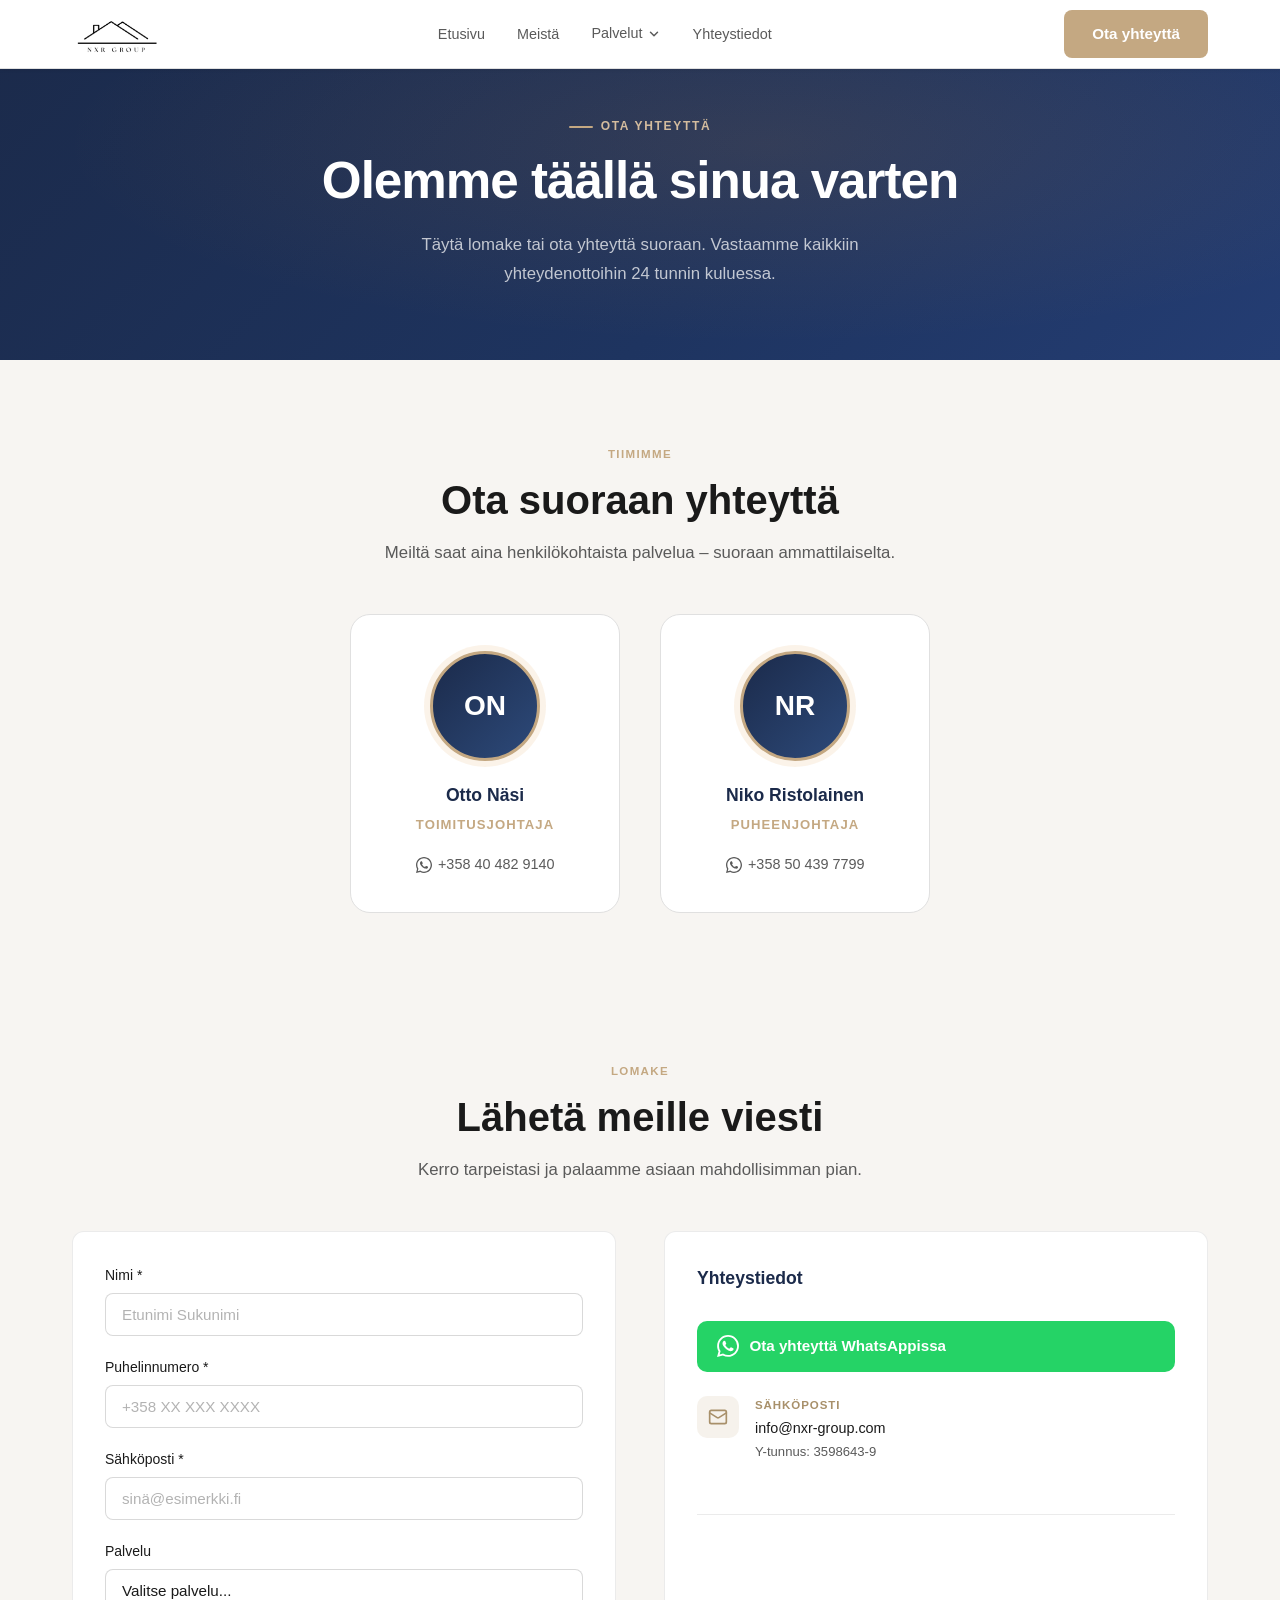
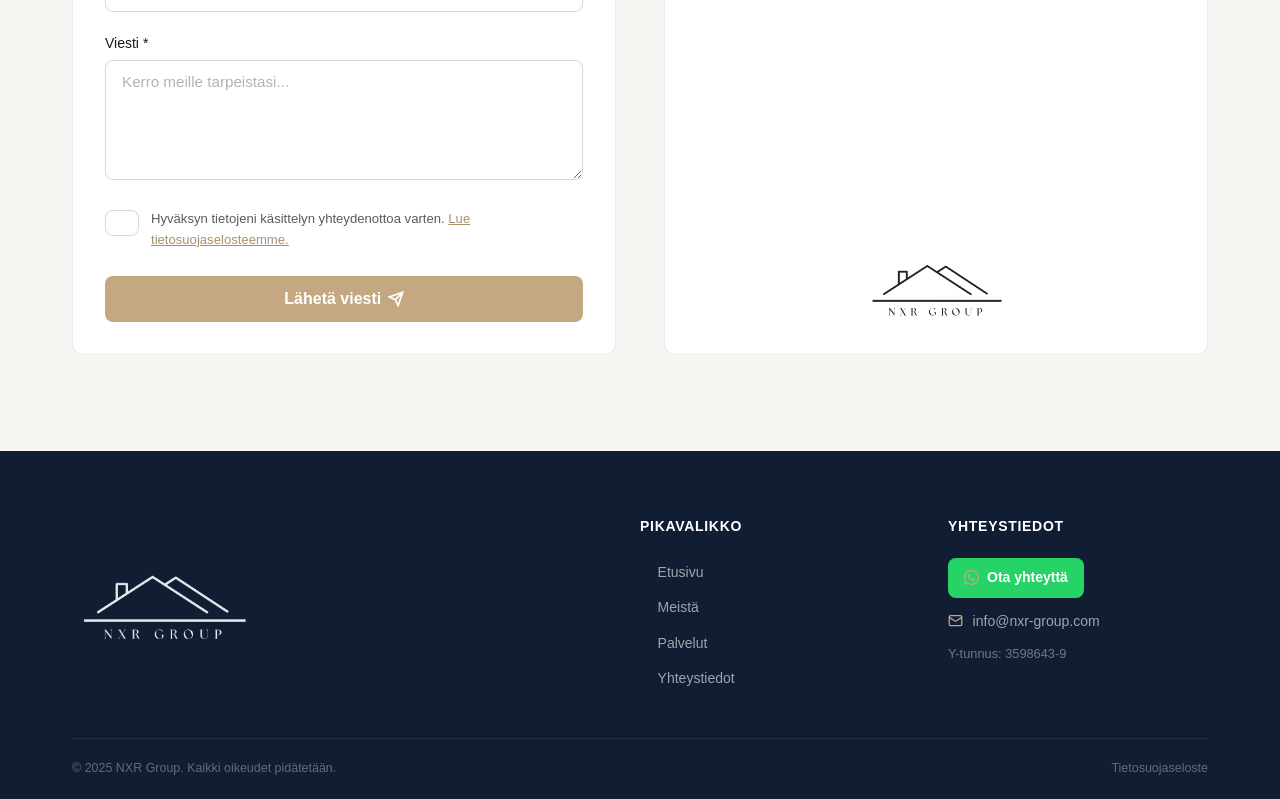
<file: yhteystiedot.html>
<!DOCTYPE html>
<html lang="fi">
<head>
  <meta charset="UTF-8" />
  <meta name="viewport" content="width=device-width, initial-scale=1.0" />
  <meta name="description" content="Ota yhteyttä NXR Groupiin – täytä lomake tai ota suoraan yhteyttä tiimiimme. Vastaamme kaikkiin yhteydenottoihin 24 tunnin kuluessa." />
  <title>Yhteystiedot – NXR Group</title>
  <link rel="preconnect" href="https://fonts.googleapis.com" />
  <link rel="preconnect" href="https://fonts.gstatic.com" crossorigin />
  <link href="https://fonts.googleapis.com/css2?family=Inter:wght@400;500;600&family=Poppins:wght@600;700&display=swap" rel="stylesheet" />
  <link rel="stylesheet" href="styles.css" />
  <style>
    /* Page hero */
    .page-hero {
      position: relative;
      background: linear-gradient(135deg, var(--navy) 0%, #1e3460 60%, #243d73 100%);
      padding: 7rem 0 4.5rem;
      text-align: center;
      color: #fff;
      overflow: hidden;
    }
    .page-hero::before {
      content: '';
      position: absolute;
      inset: 0;
      background: radial-gradient(ellipse at 60% 40%, rgba(212,136,46,0.12) 0%, transparent 65%);
    }
    .page-hero .container { position: relative; z-index: 1; }
    .page-hero__label {
      display: inline-block;
      font-size: 0.75rem;
      font-weight: 600;
      letter-spacing: 0.14em;
      text-transform: uppercase;
      color: var(--amber-light);
      margin-bottom: 1rem;
    }
    .page-hero__label::before {
      content: '';
      display: inline-block;
      width: 24px;
      height: 2px;
      background: var(--amber);
      border-radius: 2px;
      margin-right: 0.5rem;
      vertical-align: middle;
    }
    .page-hero h1 {
      font-size: clamp(2rem, 5vw, 3.2rem);
      font-weight: 700;
      color: #fff;
      letter-spacing: -0.02em;
      max-width: 700px;
      margin: 0 auto 1.25rem;
      line-height: 1.15;
    }
    .page-hero p {
      font-size: 1.05rem;
      color: rgba(255,255,255,0.72);
      max-width: 500px;
      margin: 0 auto;
      line-height: 1.7;
    }

    /* Team section */
    .team-section {
      padding: 5rem 0 4rem;
      background: var(--bg);
    }
    .team__grid {
      display: grid;
      grid-template-columns: 1fr 1fr;
      gap: 2.5rem;
      max-width: 580px;
      margin: 0 auto;
    }
    .team-card {
      text-align: center;
      background: var(--surface);
      border: 1px solid var(--border);
      border-radius: 20px;
      padding: 2.25rem 1.75rem 2rem;
      transition: box-shadow 200ms ease, transform 200ms ease;
    }
    .team-card:hover {
      box-shadow: var(--shadow-md);
      transform: translateY(-4px);
    }
    .team-card__avatar {
      width: 110px;
      height: 110px;
      border-radius: 50%;
      background: linear-gradient(135deg, var(--navy) 0%, #2d4a7a 100%);
      display: flex;
      align-items: center;
      justify-content: center;
      margin: 0 auto 1.25rem;
      font-size: 1.75rem;
      font-weight: 700;
      color: #fff;
      font-family: var(--font-heading);
      border: 3px solid var(--amber);
      box-shadow: 0 0 0 6px rgba(212,136,46,0.1);
    }
    .team-card__name {
      font-family: var(--font-heading);
      font-size: 1.1rem;
      font-weight: 700;
      color: var(--navy);
      margin-bottom: 0.3rem;
    }
    .team-card__role {
      font-size: 0.82rem;
      font-weight: 600;
      letter-spacing: 0.08em;
      text-transform: uppercase;
      color: var(--amber);
      margin-bottom: 1.1rem;
    }
    .team-card__phone {
      display: inline-flex;
      align-items: center;
      gap: 0.4rem;
      font-size: 0.9rem;
      font-weight: 500;
      color: var(--text-secondary);
      text-decoration: none;
      transition: color 200ms ease;
    }
    .team-card__phone:hover { color: var(--navy); }
    .team-card__phone svg { flex-shrink: 0; }

    /* Contact section */
    .contact-page-section {
      padding: 5rem 0 6rem;
    }

    @media (max-width: 640px) {
      .team__grid { grid-template-columns: 1fr; max-width: 320px; }
    }
  </style>
</head>
<body>

  <a href="#sisalto" class="skip-link">Siirry pääsisältöön</a>

  <!-- NAVBAR -->
  <header role="banner">
    <nav class="navbar" id="navbar" role="navigation" aria-label="Päänavigaatio">
      <div class="container navbar__inner">
        <a href="index.html" class="navbar__logo" aria-label="NXR Group – etusivu">
          <img src="logo.png" alt="NXR Group" />
        </a>
        <ul class="navbar__links" role="list">
          <li><a href="index.html#etusivu">Etusivu</a></li>
          <li><a href="meista.html">Meistä</a></li>
          <li class="navbar__has-dropdown">
            <a href="index.html#palvelut" class="navbar__dropdown-toggle">
              Palvelut
              <svg width="14" height="14" viewBox="0 0 24 24" fill="none" stroke="currentColor" stroke-width="2.5" stroke-linecap="round" stroke-linejoin="round" aria-hidden="true"><polyline points="6 9 12 15 18 9"/></svg>
            </a>
            <ul class="navbar__dropdown-menu" role="menu">
              <li><a href="timantti-tyot.html" role="menuitem">Timantti työt</a></li>
              <li><a href="rakentaminen-remontointi.html" role="menuitem">Rakentaminen ja remontointi</a></li>
              <li><a href="konsultointi.html" role="menuitem">Konsultointi</a></li>
            </ul>
          </li>
          <li><a href="yhteystiedot.html" class="active">Yhteystiedot</a></li>
        </ul>
        <a href="https://wa.me/358404829140" target="_blank" rel="noopener noreferrer" class="btn btn-primary navbar__cta" aria-label="Ota yhteyttä WhatsAppin kautta">Ota yhteyttä</a>
        <button class="navbar__hamburger" id="hamburger" aria-label="Avaa valikko" aria-expanded="false" aria-controls="mobile-menu">
          <span></span><span></span><span></span>
        </button>
      </div>
      <div class="navbar__mobile" id="mobile-menu" role="menu" aria-label="Mobiilinavigaatio">
        <div class="container">
          <a href="index.html#etusivu" role="menuitem">Etusivu</a>
          <a href="meista.html" role="menuitem">Meistä</a>
          <a href="index.html#palvelut" role="menuitem">Palvelut</a>
          <a href="timantti-tyot.html" role="menuitem" class="navbar__mobile-subitem">Timantti työt</a>
          <a href="rakentaminen-remontointi.html" role="menuitem" class="navbar__mobile-subitem">Rakentaminen ja remontointi</a>
          <a href="konsultointi.html" role="menuitem" class="navbar__mobile-subitem">Konsultointi</a>
          <a href="yhteystiedot.html" role="menuitem">Yhteystiedot</a>
          <a href="https://wa.me/358404829140" target="_blank" rel="noopener noreferrer" class="btn btn-primary" role="menuitem">Ota yhteyttä</a>
        </div>
      </div>
    </nav>
  </header>

  <!-- PAGE HERO -->
  <section class="page-hero" aria-label="Yhteystiedot">
    <div class="container">
      <div class="page-hero__label">Ota yhteyttä</div>
      <h1>Olemme täällä sinua varten</h1>
      <p>Täytä lomake tai ota yhteyttä suoraan. Vastaamme kaikkiin yhteydenottoihin 24 tunnin kuluessa.</p>
    </div>
  </section>

  <main id="sisalto">

    <!-- TEAM SECTION -->
    <section class="team-section" aria-label="Tiimimme">
      <div class="container">

        <div class="section-header reveal" style="margin-bottom: 3rem;">
          <span class="section-label">Tiimimme</span>
          <h2>Ota suoraan yhteyttä</h2>
          <p>Meiltä saat aina henkilökohtaista palvelua – suoraan ammattilaiselta.</p>
        </div>

        <div class="team__grid">

          <div class="team-card reveal">
            <div class="team-card__avatar" aria-hidden="true">ON</div>
            <p class="team-card__name">Otto Näsi</p>
            <p class="team-card__role">Toimitusjohtaja</p>
            <a href="https://wa.me/358404829140" target="_blank" rel="noopener noreferrer" class="team-card__phone" aria-label="Soita Otto Näsille WhatsAppissa">
              <svg viewBox="0 0 24 24" fill="currentColor" width="16" height="16" aria-hidden="true"><path d="M17.472 14.382c-.297-.149-1.758-.867-2.03-.967-.273-.099-.471-.148-.67.15-.197.297-.767.966-.94 1.164-.173.199-.347.223-.644.075-.297-.15-1.255-.463-2.39-1.475-.883-.788-1.48-1.761-1.653-2.059-.173-.297-.018-.458.13-.606.134-.133.298-.347.446-.52.149-.174.198-.298.298-.497.099-.198.05-.371-.025-.52-.075-.149-.669-1.612-.916-2.207-.242-.579-.487-.5-.669-.51-.173-.008-.371-.01-.57-.01-.198 0-.52.074-.792.372-.272.297-1.04 1.016-1.04 2.479 0 1.462 1.065 2.875 1.213 3.074.149.198 2.096 3.2 5.077 4.487.709.306 1.262.489 1.694.625.712.227 1.36.195 1.871.118.571-.085 1.758-.719 2.006-1.413.248-.694.248-1.289.173-1.413-.074-.124-.272-.198-.57-.347z"/><path d="M12 0C5.373 0 0 5.373 0 12c0 2.127.558 4.126 1.533 5.862L.057 23.997l6.305-1.654A11.954 11.954 0 0 0 12 24c6.627 0 12-5.373 12-12S18.627 0 12 0zm0 22c-1.891 0-3.667-.523-5.182-1.433l-.371-.221-3.844 1.008 1.026-3.744-.242-.384A9.954 9.954 0 0 1 2 12C2 6.477 6.477 2 12 2s10 4.477 10 10-4.477 10-10 10z"/></svg>
              +358 40 482 9140
            </a>
          </div>

          <div class="team-card reveal reveal-delay-1">
            <div class="team-card__avatar" aria-hidden="true">NR</div>
            <p class="team-card__name">Niko Ristolainen</p>
            <p class="team-card__role">Puheenjohtaja</p>
            <a href="https://wa.me/358504397799" target="_blank" rel="noopener noreferrer" class="team-card__phone" aria-label="Soita Niko Ristolaiselle WhatsAppissa">
              <svg viewBox="0 0 24 24" fill="currentColor" width="16" height="16" aria-hidden="true"><path d="M17.472 14.382c-.297-.149-1.758-.867-2.03-.967-.273-.099-.471-.148-.67.15-.197.297-.767.966-.94 1.164-.173.199-.347.223-.644.075-.297-.15-1.255-.463-2.39-1.475-.883-.788-1.48-1.761-1.653-2.059-.173-.297-.018-.458.13-.606.134-.133.298-.347.446-.52.149-.174.198-.298.298-.497.099-.198.05-.371-.025-.52-.075-.149-.669-1.612-.916-2.207-.242-.579-.487-.5-.669-.51-.173-.008-.371-.01-.57-.01-.198 0-.52.074-.792.372-.272.297-1.04 1.016-1.04 2.479 0 1.462 1.065 2.875 1.213 3.074.149.198 2.096 3.2 5.077 4.487.709.306 1.262.489 1.694.625.712.227 1.36.195 1.871.118.571-.085 1.758-.719 2.006-1.413.248-.694.248-1.289.173-1.413-.074-.124-.272-.198-.57-.347z"/><path d="M12 0C5.373 0 0 5.373 0 12c0 2.127.558 4.126 1.533 5.862L.057 23.997l6.305-1.654A11.954 11.954 0 0 0 12 24c6.627 0 12-5.373 12-12S18.627 0 12 0zm0 22c-1.891 0-3.667-.523-5.182-1.433l-.371-.221-3.844 1.008 1.026-3.744-.242-.384A9.954 9.954 0 0 1 2 12C2 6.477 6.477 2 12 2s10 4.477 10 10-4.477 10-10 10z"/></svg>
              +358 50 439 7799
            </a>
          </div>

        </div>
      </div>
    </section>

    <!-- CONTACT FORM SECTION -->
    <section class="contact-page-section section--contact-light" aria-label="Yhteydenottolomake">
      <div class="container">

        <div class="section-header reveal" style="margin-bottom: 3rem;">
          <span class="section-label">Lomake</span>
          <h2>Lähetä meille viesti</h2>
          <p>Kerro tarpeistasi ja palaamme asiaan mahdollisimman pian.</p>
        </div>

        <div class="contact__grid">

          <!-- Contact Form -->
          <div class="contact__form-wrap reveal">
            <form id="contact-form" novalidate aria-label="Yhteydenottolomake">

              <div class="form-group" id="group-nimi">
                <label for="nimi">Nimi <span aria-hidden="true">*</span></label>
                <input type="text" id="nimi" name="nimi" placeholder="Etunimi Sukunimi" autocomplete="name" aria-required="true" />
                <span class="form-error" id="error-nimi" role="alert">Kirjoita nimesi.</span>
              </div>

              <div class="form-group" id="group-puhelin">
                <label for="puhelin">Puhelinnumero <span aria-hidden="true">*</span></label>
                <input type="tel" id="puhelin" name="puhelin" placeholder="+358 XX XXX XXXX" autocomplete="tel" aria-required="true" />
                <span class="form-error" id="error-puhelin" role="alert">Kirjoita puhelinnumerosi.</span>
              </div>

              <div class="form-group" id="group-email">
                <label for="email">Sähköposti <span aria-hidden="true">*</span></label>
                <input type="email" id="email" name="email" placeholder="sinä@esimerkki.fi" autocomplete="email" aria-required="true" />
                <span class="form-error" id="error-email" role="alert">Kirjoita kelvollinen sähköpostiosoite.</span>
              </div>

              <div class="form-group" id="group-palvelu">
                <label for="palvelu">Palvelu</label>
                <select id="palvelu" name="palvelu" aria-label="Valitse palvelu">
                  <option value="">Valitse palvelu...</option>
                  <option value="timantti">Timantti työt</option>
                  <option value="rakentaminen">Rakentaminen ja remontointi</option>
                  <option value="konsultointi">Konsultointi</option>
                  <option value="muu">Muu</option>
                </select>
              </div>

              <div class="form-group" id="group-viesti">
                <label for="viesti">Viesti <span aria-hidden="true">*</span></label>
                <textarea id="viesti" name="viesti" rows="4" placeholder="Kerro meille tarpeistasi..." aria-required="true"></textarea>
                <span class="form-error" id="error-viesti" role="alert">Kirjoita viestisi.</span>
              </div>

              <div class="form-group form-group--checkbox" id="group-gdpr">
                <input type="checkbox" id="gdpr" name="gdpr" aria-required="true" />
                <label for="gdpr">
                  Hyväksyn tietojeni käsittelyn yhteydenottoa varten.
                  <a href="#" aria-label="Avaa tietosuojaseloste">Lue tietosuojaselosteemme.</a>
                </label>
              </div>
              <span class="form-error" id="error-gdpr" role="alert" style="display:none; margin-top:-0.75rem; margin-bottom:0.75rem;">Hyväksy tietosuojaseloste jatkaaksesi.</span>

              <button type="submit" class="btn btn-primary" style="width:100%; justify-content:center; font-size:1rem; padding:0.875rem 2rem;">
                Lähetä viesti
                <svg width="16" height="16" viewBox="0 0 24 24" fill="none" stroke="currentColor" stroke-width="2.5" aria-hidden="true"><path d="M22 2L11 13M22 2L15 22l-4-9-9-4 20-7z"/></svg>
              </button>

              <div class="form-success" id="form-success" role="status" aria-live="polite">
                ✓ Kiitos yhteydenotostasi! Otamme sinuun yhteyttä pian.
              </div>

            </form>
          </div>

          <!-- Contact Info Panel -->
          <div class="contact__info reveal reveal-delay-2">
            <p class="contact__info-title">Yhteystiedot</p>

            <a href="https://wa.me/358404829140" target="_blank" rel="noopener" class="contact__whatsapp-btn" aria-label="Ota yhteyttä WhatsAppissa">
              <svg viewBox="0 0 24 24" fill="currentColor" aria-hidden="true" width="22" height="22">
                <path d="M17.472 14.382c-.297-.149-1.758-.867-2.03-.967-.273-.099-.471-.148-.67.15-.197.297-.767.966-.94 1.164-.173.199-.347.223-.644.075-.297-.15-1.255-.463-2.39-1.475-.883-.788-1.48-1.761-1.653-2.059-.173-.297-.018-.458.13-.606.134-.133.298-.347.446-.52.149-.174.198-.298.298-.497.099-.198.05-.371-.025-.52-.075-.149-.669-1.612-.916-2.207-.242-.579-.487-.5-.669-.51-.173-.008-.371-.01-.57-.01-.198 0-.52.074-.792.372-.272.297-1.04 1.016-1.04 2.479 0 1.462 1.065 2.875 1.213 3.074.149.198 2.096 3.2 5.077 4.487.709.306 1.262.489 1.694.625.712.227 1.36.195 1.871.118.571-.085 1.758-.719 2.006-1.413.248-.694.248-1.289.173-1.413-.074-.124-.272-.198-.57-.347m-5.421 7.403h-.004a9.87 9.87 0 0 1-5.031-1.378l-.361-.214-3.741.982.998-3.648-.235-.374a9.86 9.86 0 0 1-1.51-5.26c.001-5.45 4.436-9.884 9.888-9.884 2.64 0 5.122 1.03 6.988 2.898a9.825 9.825 0 0 1 2.893 6.994c-.003 5.45-4.437 9.884-9.885 9.884m8.413-18.297A11.815 11.815 0 0 0 12.05 0C5.495 0 .16 5.335.157 11.892c0 2.096.547 4.142 1.588 5.945L.057 24l6.305-1.654a11.882 11.882 0 0 0 5.683 1.448h.005c6.554 0 11.89-5.335 11.893-11.893a11.821 11.821 0 0 0-3.48-8.413Z"/>
              </svg>
              Ota yhteyttä WhatsAppissa
            </a>

            <div class="contact__info-item">
              <div class="contact__info-icon" aria-hidden="true">
                <svg viewBox="0 0 24 24" fill="none" stroke="currentColor" stroke-width="2" stroke-linecap="round" stroke-linejoin="round" aria-hidden="true">
                  <rect width="20" height="16" x="2" y="4" rx="2"/>
                  <path d="m22 7-8.97 5.7a1.94 1.94 0 0 1-2.06 0L2 7"/>
                </svg>
              </div>
              <div class="contact__info-text">
                <p class="label">Sähköposti</p>
                <p class="value"><a href="mailto:info@nxr-group.com" style="color:inherit;">info@nxr-group.com</a></p>
                <p class="value contact__ytunnus">Y-tunnus: 3598643-9</p>
              </div>
            </div>

            <div class="contact__info-divider"></div>

            <div class="contact__info-logo">
              <img src="logo.png" alt="NXR Group" />
            </div>
          </div>

        </div>
      </div>
    </section>

  </main>

  <!-- FOOTER -->
  <footer class="footer" role="contentinfo">
    <div class="container">
      <div class="footer__grid">
        <div class="footer__logo-col">
          <a href="index.html" class="footer__logo" aria-label="NXR Group – etusivu">
            <img src="logo.png" alt="NXR Group" />
          </a>
        </div>
        <div>
          <p class="footer__col-title">Pikavalikko</p>
          <ul class="footer__nav-links" role="list">
            <li><a href="index.html#etusivu">Etusivu</a></li>
            <li><a href="meista.html">Meistä</a></li>
            <li><a href="index.html#palvelut">Palvelut</a></li>
            <li><a href="yhteystiedot.html">Yhteystiedot</a></li>
          </ul>
        </div>
        <div>
          <p class="footer__col-title">Yhteystiedot</p>
          <div class="footer__contact-info">
            <div class="footer__contact-item">
              <a href="https://wa.me/358404829140" target="_blank" rel="noopener noreferrer" class="footer__whatsapp-btn" aria-label="Ota yhteyttä WhatsAppin kautta">
                <svg viewBox="0 0 24 24" fill="currentColor" aria-hidden="true" width="16" height="16"><path d="M17.472 14.382c-.297-.149-1.758-.867-2.03-.967-.273-.099-.471-.148-.67.15-.197.297-.767.966-.94 1.164-.173.199-.347.223-.644.075-.297-.15-1.255-.463-2.39-1.475-.883-.788-1.48-1.761-1.653-2.059-.173-.297-.018-.458.13-.606.134-.133.298-.347.446-.52.149-.174.198-.298.298-.497.099-.198.05-.371-.025-.52-.075-.149-.669-1.612-.916-2.207-.242-.579-.487-.5-.669-.51-.173-.008-.371-.01-.57-.01-.198 0-.52.074-.792.372-.272.297-1.04 1.016-1.04 2.479 0 1.462 1.065 2.875 1.213 3.074.149.198 2.096 3.2 5.077 4.487.709.306 1.262.489 1.694.625.712.227 1.36.195 1.871.118.571-.085 1.758-.719 2.006-1.413.248-.694.248-1.289.173-1.413-.074-.124-.272-.198-.57-.347z"/><path d="M12 0C5.373 0 0 5.373 0 12c0 2.127.558 4.126 1.533 5.862L.057 23.997l6.305-1.654A11.954 11.954 0 0 0 12 24c6.627 0 12-5.373 12-12S18.627 0 12 0zm0 22c-1.891 0-3.667-.523-5.182-1.433l-.371-.221-3.844 1.008 1.026-3.744-.242-.384A9.954 9.954 0 0 1 2 12C2 6.477 6.477 2 12 2s10 4.477 10 10-4.477 10-10 10z"/></svg>
                Ota yhteyttä
              </a>
            </div>
            <div class="footer__contact-item">
              <svg viewBox="0 0 24 24" fill="none" stroke="currentColor" stroke-width="2" stroke-linecap="round" stroke-linejoin="round" aria-hidden="true"><rect width="20" height="16" x="2" y="4" rx="2"/><path d="m22 7-8.97 5.7a1.94 1.94 0 0 1-2.06 0L2 7"/></svg>
              <a href="mailto:info@nxr-group.com">info@nxr-group.com</a>
            </div>
            <div class="footer__contact-item">
              <span style="color:rgba(255,255,255,0.4); font-size:0.8rem;">Y-tunnus: 3598643-9</span>
            </div>
          </div>
        </div>
      </div>
      <div class="footer__bottom">
        <span>© 2025 NXR Group. Kaikki oikeudet pidätetään.</span>
        <a href="#">Tietosuojaseloste</a>
      </div>
    </div>
  </footer>

  <script src="main.js"></script>
</body>
</html>
</file>
<file: styles.css>
/* ============================================
   NXR Group — Global Stylesheet
   ============================================ */

/* --- CSS Custom Properties (Design Tokens) --- */
:root {
  --navy:        #1B2A4A;
  --navy-light:  #243660;
  --navy-dark:   #111D33;
  --amber:       #C4A882;
  --amber-light: #D4BC9E;
  --amber-dark:  #A8906A;
  --bg:          #F7F5F2;
  --surface:     #FFFFFF;
  --text-primary:   #1A1A1A;
  --text-secondary: #5A5A5A;
  --border:      #E0E0E0;

  --font-heading: 'Helvetica Neue', Helvetica, Arial, sans-serif;
  --font-body:    'Helvetica Neue', Helvetica, Arial, sans-serif;

  --max-w: 1200px;
  --section-py: clamp(4rem, 8vw, 7rem);
  --radius: 12px;
  --shadow-sm: 0 1px 4px rgba(0,0,0,0.07);
  --shadow-md: 0 4px 16px rgba(0,0,0,0.12);
  --shadow-lg: 0 8px 32px rgba(0,0,0,0.15);
  --transition: 200ms ease;
}

/* --- Reset & Base --- */
*, *::before, *::after { box-sizing: border-box; margin: 0; padding: 0; }

html {
  scroll-behavior: smooth;
  font-size: 16px;
}

body {
  font-family: var(--font-body);
  color: var(--text-primary);
  background: var(--bg);
  line-height: 1.6;
  -webkit-font-smoothing: antialiased;
}

img { display: block; max-width: 100%; }
a  { text-decoration: none; color: inherit; }
ul { list-style: none; }
button { cursor: pointer; border: none; background: none; font-family: inherit; }

h1, h2, h3, h4 {
  font-family: var(--font-heading);
  line-height: 1.2;
  color: var(--text-primary);
}

/* ============================================
   AURORA INTRO SCREEN
   ============================================ */
@keyframes aurora-1 {
  0%   { transform: translate(0%, 0%) scale(1); }
  25%  { transform: translate(20%, -20%) scale(1.2); }
  50%  { transform: translate(-20%, 20%) scale(0.8); }
  75%  { transform: translate(10%, -10%) scale(1.1); }
  100% { transform: translate(0%, 0%) scale(1); }
}
@keyframes aurora-2 {
  0%   { transform: translate(0%, 0%) scale(1); }
  25%  { transform: translate(-20%, 20%) scale(1.1); }
  50%  { transform: translate(20%, -20%) scale(0.9); }
  75%  { transform: translate(-10%, 10%) scale(1.2); }
  100% { transform: translate(0%, 0%) scale(1); }
}
@keyframes aurora-3 {
  0%   { transform: translate(0%, 0%) scale(1.1); }
  30%  { transform: translate(15%, 10%) scale(0.9); }
  60%  { transform: translate(-15%, -10%) scale(1.2); }
  100% { transform: translate(0%, 0%) scale(1.1); }
}
@keyframes introFadeIn {
  from { opacity: 0; transform: translateY(22px) scale(0.97); }
  to   { opacity: 1; transform: translateY(0) scale(1); }
}
@keyframes introScrollBounce {
  0%, 100% { transform: translateX(-50%) translateY(0); }
  50%       { transform: translateX(-50%) translateY(7px); }
}

.intro-screen {
  position: relative;
  height: 100vh;
  width: 100%;
  background: #fff;
  display: flex;
  align-items: center;
  justify-content: center;
  overflow: hidden;
  z-index: 1;
}

/* Aurora blobs */
.aurora__blob {
  position: absolute;
  border-radius: 50%;
  pointer-events: none;
  filter: blur(90px);
}
.aurora__blob--1 {
  width: clamp(360px, 55vw, 700px);
  height: clamp(360px, 55vw, 700px);
  background: radial-gradient(circle, rgba(27,42,74,0.07) 0%, transparent 70%);
  top: -15%;
  left: -10%;
  animation: aurora-1 22s ease-in-out infinite;
}
.aurora__blob--2 {
  width: clamp(300px, 45vw, 600px);
  height: clamp(300px, 45vw, 600px);
  background: radial-gradient(circle, rgba(196,168,130,0.13) 0%, transparent 70%);
  bottom: -15%;
  right: -8%;
  animation: aurora-2 18s ease-in-out infinite;
}
.aurora__blob--3 {
  width: clamp(200px, 30vw, 400px);
  height: clamp(200px, 30vw, 400px);
  background: radial-gradient(circle, rgba(27,42,74,0.05) 0%, transparent 70%);
  top: 40%;
  right: 15%;
  animation: aurora-3 26s ease-in-out infinite;
}
.aurora__blob--4 {
  width: clamp(240px, 35vw, 500px);
  height: clamp(240px, 35vw, 500px);
  background: radial-gradient(circle, rgba(196,168,130,0.08) 0%, transparent 70%);
  top: 10%;
  right: 30%;
  animation: aurora-2 30s ease-in-out infinite reverse;
}

/* Logo */
.intro__content {
  position: relative;
  z-index: 2;
  text-align: center;
}
.intro__logo {
  width: clamp(200px, 28vw, 340px);
  height: auto;
  display: block;
  animation: introFadeIn 1.1s cubic-bezier(0.22, 1, 0.36, 1) 0.35s both;
}

/* Scroll cue */
.intro__scroll {
  position: absolute;
  bottom: 2.5rem;
  left: 50%;
  transform: translateX(-50%);
  z-index: 2;
  display: flex;
  flex-direction: column;
  align-items: center;
  gap: 0.4rem;
  color: rgba(27,42,74,0.35);
  font-size: 0.68rem;
  letter-spacing: 0.1em;
  text-transform: uppercase;
  text-decoration: none;
  animation: introFadeIn 0.8s ease 1.4s both, introScrollBounce 2.2s ease 2.4s infinite;
}
.intro__scroll svg { display: block; }

/* --- Skip Link (Accessibility) --- */
.skip-link {
  position: absolute;
  top: -100px;
  left: 1rem;
  background: var(--amber);
  color: #fff;
  padding: 0.5rem 1rem;
  border-radius: 4px;
  font-weight: 600;
  z-index: 9999;
  transition: top 0.2s;
}
.skip-link:focus { top: 1rem; }

/* --- Container --- */
.container {
  max-width: var(--max-w);
  margin: 0 auto;
  padding: 0 clamp(1rem, 4vw, 2rem);
}

/* --- Section Spacing --- */
.section { padding: var(--section-py) 0; }
.section--white { background: var(--surface); }
.section--bg    { background: var(--bg); }
.section--navy  { background: var(--navy); }
.section--contact-light { background: var(--bg); }

/* --- Section Label (small amber uppercase tag) --- */
.section-label {
  display: inline-block;
  font-family: var(--font-heading);
  font-size: 0.72rem;
  font-weight: 600;
  letter-spacing: 0.12em;
  text-transform: uppercase;
  color: var(--amber);
  margin-bottom: 0.75rem;
}

/* --- Section Header Block --- */
.section-header {
  text-align: center;
  max-width: 640px;
  margin: 0 auto 3.5rem;
}
.section-header h2 {
  font-size: clamp(1.75rem, 3.5vw, 2.5rem);
  font-weight: 700;
  margin-bottom: 1rem;
}
.section-header p {
  color: var(--text-secondary);
  font-size: 1.05rem;
}
.section-header--light h2 { color: #fff; }
.section-header--light p  { color: #cbd5e1; }

/* --- Buttons --- */
.btn {
  display: inline-flex;
  align-items: center;
  gap: 0.4rem;
  font-family: var(--font-heading);
  font-weight: 600;
  font-size: 0.95rem;
  padding: 0.75rem 1.75rem;
  border-radius: 8px;
  transition: transform var(--transition), box-shadow var(--transition), background var(--transition), color var(--transition);
}
.btn:hover  { transform: translateY(-2px); box-shadow: var(--shadow-md); }
.btn:active { transform: translateY(0); }
.btn:focus-visible { outline: 3px solid var(--amber); outline-offset: 3px; }

.btn-primary {
  background: var(--amber);
  color: #fff;
}
.btn-primary:hover { background: var(--amber-dark); }

.btn-outline-white {
  border: 2px solid rgba(255,255,255,0.8);
  color: #fff;
}
.btn-outline-white:hover { background: rgba(255,255,255,0.12); }

.btn-amber-outline {
  border: 2px solid var(--amber);
  color: var(--amber);
}
.btn-amber-outline:hover { background: var(--amber); color: #fff; }

/* ============================================
   NAVBAR
   ============================================ */
.navbar {
  position: fixed;
  top: 0;
  left: 0;
  width: 100%;
  z-index: 1000;
  background: var(--surface);
  border-bottom: 1px solid transparent;
  transition: border-color 300ms ease, box-shadow 300ms ease, background 300ms ease;
}
.navbar.scrolled {
  border-color: var(--border);
  box-shadow: var(--shadow-sm);
}
/* Transparent state over the intro screen */
.navbar--transparent {
  background: transparent !important;
  border-color: transparent !important;
  box-shadow: none !important;
}
.navbar--transparent .navbar__links a { color: rgba(27,42,74,0.5); }
.navbar--transparent .navbar__hamburger span { background: var(--navy); }

.navbar__inner {
  display: flex;
  align-items: center;
  justify-content: space-between;
  height: 68px;
}

/* Logo */
.navbar__logo {
  display: flex;
  align-items: center;
  user-select: none;
  flex-shrink: 0;
}
.navbar__logo img {
  height: 44px;
  width: auto;
  display: block;
  object-fit: contain;
}
/* Footer logo — invert to white on dark bg */
.footer__logo img {
  height: 90px;
  width: auto;
  display: block;
  object-fit: contain;
  filter: brightness(0) invert(1);
  opacity: 0.9;
}

/* Desktop Nav */
.navbar__links {
  display: flex;
  align-items: center;
  gap: 2rem;
}
.navbar__links a {
  font-family: var(--font-heading);
  font-size: 0.9rem;
  font-weight: 500;
  color: var(--text-secondary);
  padding: 0.25rem 0;
  position: relative;
  transition: color var(--transition);
}
.navbar__links a::after {
  content: '';
  position: absolute;
  bottom: -2px;
  left: 0;
  width: 0;
  height: 2px;
  background: var(--amber);
  transition: width var(--transition);
}
.navbar__links a:hover,
.navbar__links a.active { color: var(--navy); }
.navbar__links a:hover::after,
.navbar__links a.active::after { width: 100%; }

.navbar__cta { margin-left: 1rem; }

/* Dropdown */
.navbar__has-dropdown {
  position: relative;
}
.navbar__dropdown-toggle {
  display: flex;
  align-items: center;
  gap: 0.25rem;
  cursor: pointer;
}
.navbar__dropdown-toggle svg {
  flex-shrink: 0;
  transition: transform 0.2s ease;
}
.navbar__has-dropdown:hover .navbar__dropdown-toggle svg {
  transform: rotate(180deg);
}
.navbar__dropdown-menu {
  position: absolute;
  top: calc(100% + 14px);
  left: 50%;
  min-width: 230px;
  background: var(--surface);
  border: 1px solid var(--border);
  border-radius: 10px;
  box-shadow: var(--shadow-md);
  padding: 0.4rem 0;
  list-style: none;
  opacity: 0;
  visibility: hidden;
  transform: translateX(-50%) translateY(-6px);
  transition: opacity 0.2s ease, transform 0.2s ease, visibility 0.2s ease;
  z-index: 200;
}
.navbar__dropdown-menu::before {
  content: '';
  position: absolute;
  top: -6px;
  left: 50%;
  width: 11px;
  height: 11px;
  background: var(--surface);
  border-left: 1px solid var(--border);
  border-top: 1px solid var(--border);
  transform: translateX(-50%) rotate(45deg);
}
.navbar__has-dropdown:hover .navbar__dropdown-menu {
  opacity: 1;
  visibility: visible;
  transform: translateX(-50%) translateY(0);
}
.navbar__dropdown-menu li a {
  display: block;
  padding: 0.6rem 1.25rem;
  font-size: 0.875rem;
  font-family: var(--font-heading);
  font-weight: 500;
  color: var(--text-secondary);
  white-space: nowrap;
  transition: color 0.15s ease, background 0.15s ease;
}
.navbar__dropdown-menu li a::after { display: none !important; }
.navbar__dropdown-menu li a:hover {
  color: var(--navy);
  background: var(--bg);
}
/* Mobile sub-items */
.navbar__mobile-subitem {
  padding-left: 1.5rem !important;
  font-size: 0.875rem !important;
  color: var(--text-secondary);
  border-left: 2px solid var(--amber);
  margin-left: clamp(1rem, 4vw, 2rem);
  margin-right: clamp(1rem, 4vw, 2rem);
  padding-right: 0 !important;
}

/* Hamburger */
.navbar__hamburger {
  display: none;
  flex-direction: column;
  gap: 5px;
  padding: 8px;
  border-radius: 6px;
  transition: background var(--transition);
}
.navbar__hamburger:hover { background: var(--bg); }
.navbar__hamburger span {
  display: block;
  width: 24px;
  height: 2px;
  background: var(--navy);
  border-radius: 2px;
  transition: transform 0.3s, opacity 0.3s;
}
.navbar__hamburger.open span:nth-child(1) { transform: translateY(7px) rotate(45deg); }
.navbar__hamburger.open span:nth-child(2) { opacity: 0; }
.navbar__hamburger.open span:nth-child(3) { transform: translateY(-7px) rotate(-45deg); }

/* Mobile Menu */
.navbar__mobile {
  display: none;
  flex-direction: column;
  gap: 0;
  background: var(--surface);
  border-top: 1px solid var(--border);
  padding: 1rem 0;
  overflow: hidden;
  max-height: 0;
  transition: max-height 0.35s ease, padding 0.35s ease;
}
.navbar__mobile.open {
  max-height: calc(100dvh - 68px);
  overflow-y: auto;
  padding: 1.25rem 0;
}
.navbar__mobile a {
  font-family: var(--font-heading);
  font-weight: 500;
  font-size: 1rem;
  color: var(--text-secondary);
  padding: 0.75rem clamp(1rem, 4vw, 2rem);
  display: block;
  transition: color var(--transition), background var(--transition);
}
.navbar__mobile a:hover { color: var(--navy); background: var(--bg); }
.navbar__mobile .btn {
  margin: 0.75rem clamp(1rem, 4vw, 2rem);
  display: flex;
  justify-content: center;
}

/* ============================================
   HERO SECTION
   ============================================ */
/* Split-screen hero */
.hero {
  position: relative;
  min-height: 100vh;
  display: flex;
  flex-direction: column;
  overflow: hidden;
}

@media (min-width: 768px) {
  .hero { flex-direction: row; }
}

/* Left panel */
.hero__left {
  position: relative;
  z-index: 2;
  display: flex;
  flex-direction: column;
  justify-content: space-between;
  background: var(--bg);
  padding: clamp(90px, 10vw, 130px) clamp(1.5rem, 5vw, 4rem) clamp(2.5rem, 5vw, 4rem);
  width: 100%;
}

@media (min-width: 768px) {
  .hero__left { width: 55%; }
}

@media (min-width: 1024px) {
  .hero__left { width: 60%; }
}

/* Brand header */
.hero__brand {
  display: flex;
  align-items: center;
  gap: 0.75rem;
  margin-bottom: clamp(2.5rem, 6vw, 5rem);
}

.hero__brand img {
  height: 36px;
  width: auto;
}

.hero__brand-name {
  font-family: var(--font-heading);
  font-weight: 700;
  font-size: 1rem;
  color: var(--navy-dark);
  line-height: 1.2;
}

.hero__brand-slogan {
  font-size: 0.68rem;
  letter-spacing: 0.14em;
  color: var(--text-secondary);
  text-transform: uppercase;
  margin-top: 2px;
}

/* Main content */
.hero__main {
  flex: 1;
  display: flex;
  flex-direction: column;
  justify-content: center;
}

.hero__title {
  font-size: clamp(2.2rem, 5vw, 4.4rem);
  font-weight: 700;
  color: var(--navy-dark);
  letter-spacing: -0.02em;
  line-height: 1.08;
  margin-bottom: 1.5rem;
}

.hero__title span { color: var(--amber-dark); }

.hero__rule {
  width: 56px;
  height: 4px;
  background: var(--amber);
  border-radius: 2px;
  margin-bottom: 1.25rem;
}

.hero__subtitle {
  font-size: clamp(0.95rem, 1.5vw, 1.05rem);
  color: var(--text-secondary);
  max-width: 440px;
  line-height: 1.75;
  margin-bottom: 2rem;
}

.hero__cta-group {
  display: flex;
  align-items: center;
  gap: 1.5rem;
  flex-wrap: wrap;
}

.hero__cta {
  display: inline-block;
  font-size: 0.78rem;
  font-weight: 600;
  letter-spacing: 0.16em;
  text-transform: uppercase;
  color: var(--amber-light);
  transition: opacity var(--transition);
}

.hero__cta:hover { opacity: 0.7; }

.hero__cta-btn {
  font-size: 0.88rem;
  padding: 0.65rem 1.5rem;
}

/* Contact footer */
.hero__footer {
  margin-top: clamp(2.5rem, 5vw, 4rem);
}

.hero__contact {
  display: grid;
  grid-template-columns: 1fr;
  gap: 0.9rem;
}

@media (min-width: 540px) {
  .hero__contact { grid-template-columns: repeat(3, 1fr); }
}

.hero__contact-item {
  display: flex;
  align-items: center;
  gap: 0.5rem;
}

.hero__contact-icon {
  flex-shrink: 0;
  color: var(--amber);
}

.hero__contact-item span {
  font-size: 0.72rem;
  color: var(--text-secondary);
  letter-spacing: 0.02em;
}

/* Right panel: image with clip-path reveal */
.hero__image {
  min-height: 300px;
  background-size: cover;
  background-position: center;
  width: 100%;
}

@media (min-width: 768px) {
  .hero__image {
    width: 45%;
    min-height: unset;
    clip-path: polygon(100% 0, 100% 0, 100% 100%, 100% 100%);
    animation: heroImageReveal 1.2s cubic-bezier(0.77, 0, 0.18, 1) 0.3s forwards;
  }
}

@media (min-width: 1024px) {
  .hero__image { width: 40%; }
}

@keyframes heroImageReveal {
  to { clip-path: polygon(15% 0, 100% 0, 100% 100%, 0% 100%); }
}

@keyframes bounce {
  0%, 100% { transform: translateY(0); }
  50%       { transform: translateY(6px); }
}

/* ============================================
   ABOUT SECTION (Meistä)
   ============================================ */
.about__grid {
  display: grid;
  grid-template-columns: 1fr 1fr;
  gap: 4rem;
  align-items: center;
}

.about__label { margin-bottom: 0.75rem; }

.about__title {
  font-size: clamp(1.6rem, 3vw, 2.25rem);
  font-weight: 700;
  margin-bottom: 1.25rem;
}

.about__body {
  color: var(--text-secondary);
  margin-bottom: 1rem;
  font-size: 1.02rem;
}

.about__stats {
  display: grid;
  grid-template-columns: repeat(3, 1fr);
  gap: 1.5rem;
  margin-top: 2.5rem;
  padding-top: 2rem;
  border-top: 1px solid var(--border);
}
.stat__number {
  display: block;
  font-family: var(--font-heading);
  font-size: 2rem;
  font-weight: 700;
  color: var(--amber);
  line-height: 1;
  margin-bottom: 0.25rem;
}
.stat__label {
  font-size: 0.85rem;
  color: var(--text-secondary);
}

.about__image {
  position: relative;
}
.about__image img {
  width: 100%;
  height: 480px;
  object-fit: cover;
  border-radius: 20px;
  box-shadow: var(--shadow-lg);
}
.about__image-badge {
  position: absolute;
  bottom: -1.5rem;
  left: -1.5rem;
  background: var(--amber);
  color: #fff;
  padding: 1rem 1.25rem;
  border-radius: var(--radius);
  box-shadow: var(--shadow-md);
  text-align: center;
}
.about__image-badge .badge-num {
  display: block;
  font-family: var(--font-heading);
  font-size: 1.75rem;
  font-weight: 700;
  line-height: 1;
}
.about__image-badge .badge-text {
  font-size: 0.75rem;
  font-weight: 500;
  opacity: 0.9;
}

/* ============================================
   SERVICES SECTION (Palvelut)
   ============================================ */
.services__grid {
  display: grid;
  grid-template-columns: repeat(3, 1fr);
  gap: 1.5rem;
}

.service-card {
  background: var(--surface);
  border: 1px solid var(--border);
  border-radius: var(--radius);
  padding: 0;
  position: relative;
  overflow: hidden;
  display: flex;
  flex-direction: column;
  transition: transform var(--transition), box-shadow var(--transition);
  cursor: default;
}
.service-card:hover {
  transform: translateY(-5px);
  box-shadow: var(--shadow-lg);
}

/* Image at top of each card */
.service-card__img {
  width: 100%;
  height: 190px;
  object-fit: cover;
  display: block;
  border-radius: var(--radius) var(--radius) 0 0;
  transition: transform 0.5s ease;
}
.service-card:hover .service-card__img {
  transform: scale(1.04);
}

/* Content wrapper below the image */
.service-card__body {
  padding: 1.5rem 1.6rem 1.75rem;
  display: flex;
  flex-direction: column;
  flex: 1;
}

.service-card__title {
  font-size: 1rem;
  font-weight: 700;
  color: var(--navy);
  margin-bottom: 0.6rem;
  letter-spacing: -0.01em;
}

.service-card__desc {
  font-size: 0.875rem;
  color: var(--text-secondary);
  line-height: 1.65;
  margin-bottom: 1.25rem;
  flex: 1;
}

.service-card__link {
  font-size: 0.85rem;
  font-weight: 600;
  color: var(--amber-dark);
  display: inline-flex;
  align-items: center;
  gap: 0.3rem;
  transition: gap var(--transition), color var(--transition);
  margin-top: auto;
}
.service-card__link:hover { gap: 0.55rem; color: var(--navy); }

/* Row 2: center the 4th and 5th cards under the 3-col grid */
.services__grid .service-card:nth-child(4) { grid-column: 1; }
.services__grid .service-card:nth-child(5) { grid-column: 2; }

/* ============================================
   TESTIMONIALS SECTION (Kokemukset)
   ============================================ */
.testimonials__grid {
  display: grid;
  grid-template-columns: repeat(3, 1fr);
  gap: 1.5rem;
}

.testimonial-card {
  background: var(--surface);
  border-radius: var(--radius);
  padding: 2rem;
  box-shadow: var(--shadow-sm);
  display: flex;
  flex-direction: column;
  gap: 1rem;
  transition: box-shadow var(--transition), transform var(--transition);
}
.testimonial-card:hover {
  box-shadow: var(--shadow-md);
  transform: translateY(-3px);
}

.testimonial-card__stars {
  display: flex;
  gap: 0.2rem;
  color: var(--amber);
}
.testimonial-card__stars svg { width: 18px; height: 18px; fill: var(--amber); stroke: none; }

.testimonial-card__quote {
  font-style: italic;
  color: var(--text-secondary);
  font-size: 0.95rem;
  line-height: 1.7;
  flex: 1;
  position: relative;
  padding-left: 1rem;
}
.testimonial-card__quote::before {
  content: '"';
  position: absolute;
  left: -0.25rem;
  top: -0.25rem;
  font-size: 2.5rem;
  font-family: var(--font-heading);
  color: var(--amber);
  opacity: 0.25;
  line-height: 1;
}

.testimonial-card__divider {
  height: 1px;
  background: var(--border);
}

.testimonial-card__author {
  display: block;
}
.testimonial-card__name {
  font-weight: 700;
  font-size: 0.9rem;
  color: var(--navy);
  letter-spacing: 0.01em;
}

/* ============================================
   CONTACT SECTION (Yhteystiedot)
   ============================================ */
.contact__grid {
  display: grid;
  grid-template-columns: 1fr 1fr;
  gap: 3rem;
  align-items: start;
}

/* Form */
.contact__form-wrap {
  background: #fff;
  border: 1px solid rgba(0,0,0,0.08);
  border-radius: var(--radius);
  padding: 2rem;
}

.form-group {
  margin-bottom: 1.25rem;
}
.form-group label {
  display: block;
  font-size: 0.875rem;
  font-weight: 500;
  color: var(--text-primary);
  margin-bottom: 0.4rem;
}
.form-group input,
.form-group select,
.form-group textarea {
  width: 100%;
  padding: 0.75rem 1rem;
  background: #fff;
  border: 1px solid rgba(0,0,0,0.15);
  border-radius: 8px;
  color: var(--text-primary);
  font-family: var(--font-body);
  font-size: 0.95rem;
  transition: border-color var(--transition), box-shadow var(--transition);
  -webkit-appearance: none;
}
.form-group input::placeholder,
.form-group textarea::placeholder { color: rgba(0,0,0,0.3); }
.form-group select { color: var(--text-primary); }
.form-group select option { color: var(--text-primary); background: var(--surface); }

.form-group input:focus,
.form-group select:focus,
.form-group textarea:focus {
  outline: none;
  border-color: var(--amber-dark);
  box-shadow: 0 0 0 3px rgba(196,168,130,0.2);
}
.form-group textarea { resize: vertical; min-height: 120px; }

.form-group--checkbox {
  display: flex;
  align-items: flex-start;
  gap: 0.75rem;
}
.form-group--checkbox input[type="checkbox"] {
  width: 18px;
  height: 18px;
  min-width: 18px;
  margin-top: 0.15rem;
  accent-color: var(--amber-dark);
  cursor: pointer;
}
.form-group--checkbox label {
  font-size: 0.82rem;
  color: var(--text-secondary);
  cursor: pointer;
}
.form-group--checkbox label a {
  color: var(--amber-dark);
  text-decoration: underline;
}

.form-error {
  display: block;
  font-size: 0.78rem;
  color: #dc2626;
  margin-top: 0.35rem;
  display: none;
}
.form-group.has-error input,
.form-group.has-error select,
.form-group.has-error textarea {
  border-color: #dc2626;
}
.form-group.has-error .form-error { display: block; }

.form-success {
  display: none;
  background: rgba(22,163,74,0.08);
  border: 1px solid rgba(22,163,74,0.3);
  border-radius: var(--radius);
  padding: 1rem 1.25rem;
  color: #15803d;
  font-size: 0.9rem;
  margin-top: 1rem;
  text-align: center;
}
.form-success.show { display: block; }

/* Contact Info Panel */
.contact__info {
  background: #fff;
  border: 1px solid rgba(0,0,0,0.08);
  border-radius: var(--radius);
  padding: 2rem;
  display: flex;
  flex-direction: column;
  align-self: stretch;
}

.contact__info-title {
  font-family: var(--font-heading);
  font-size: 1.1rem;
  font-weight: 600;
  color: var(--navy);
  margin-bottom: 1.75rem;
}

/* WhatsApp button */
.contact__whatsapp-btn {
  display: flex;
  align-items: center;
  gap: 0.65rem;
  background: #25D366;
  color: #fff;
  font-family: var(--font-body);
  font-size: 0.95rem;
  font-weight: 600;
  padding: 0.85rem 1.25rem;
  border-radius: 10px;
  text-decoration: none;
  margin-bottom: 1.5rem;
  transition: background var(--transition), transform var(--transition);
}
.contact__whatsapp-btn:hover {
  background: #1ebe5a;
  transform: translateY(-1px);
}

.contact__info-item {
  display: flex;
  gap: 1rem;
  margin-bottom: 1.5rem;
}
.contact__info-item:last-of-type { margin-bottom: 0; }

.contact__info-icon {
  width: 42px;
  height: 42px;
  background: rgba(196,168,130,0.15);
  border-radius: 10px;
  display: flex;
  align-items: center;
  justify-content: center;
  color: var(--amber-dark);
  flex-shrink: 0;
}
.contact__info-icon svg { width: 20px; height: 20px; }

.contact__info-text .label {
  font-size: 0.72rem;
  text-transform: uppercase;
  letter-spacing: 0.08em;
  color: var(--amber-dark);
  font-weight: 600;
  margin-bottom: 0.2rem;
}
.contact__info-text .value {
  color: var(--text-primary);
  font-size: 0.9rem;
  line-height: 1.5;
}
.contact__ytunnus {
  color: var(--text-secondary) !important;
  font-size: 0.82rem !important;
  margin-top: 0.2rem;
}

.contact__info-divider {
  height: 1px;
  background: rgba(0,0,0,0.08);
  margin: 1.75rem 0;
}

.contact__info-tagline {
  font-style: italic;
  color: var(--text-secondary);
  font-size: 0.85rem;
  line-height: 1.5;
  text-align: center;
}

.contact__info-logo {
  margin-top: auto;
  display: flex;
  justify-content: center;
  padding-top: 1.5rem;
}
.contact__info-logo img {
  height: 72px;
  width: auto;
  opacity: 0.85;
}

/* ============================================
   FOOTER
   ============================================ */
.footer {
  background: var(--navy-dark);
  color: rgba(255,255,255,0.7);
  padding: 4rem 0 0;
}

.footer__grid {
  display: grid;
  grid-template-columns: 2fr 1fr 1fr;
  gap: 3rem;
  padding-bottom: 3rem;
  border-bottom: 1px solid rgba(255,255,255,0.08);
}

.footer__logo-col {
  display: flex;
  align-items: center;
}

.footer__logo {
  font-family: var(--font-heading);
  font-size: 1.4rem;
  font-weight: 700;
  display: block;
}
.footer__logo .nxr   { color: #fff; }
.footer__logo .group { color: var(--amber); }

.footer__tagline {
  font-size: 0.88rem;
  line-height: 1.6;
  margin-bottom: 1.5rem;
  max-width: 260px;
}

.footer__socials {
  display: flex;
  gap: 0.75rem;
}
.footer__social-link {
  width: 36px;
  height: 36px;
  background: rgba(255,255,255,0.07);
  border-radius: 8px;
  display: flex;
  align-items: center;
  justify-content: center;
  color: rgba(255,255,255,0.6);
  transition: background var(--transition), color var(--transition);
}
.footer__social-link:hover {
  background: var(--amber);
  color: #fff;
}
.footer__social-link svg { width: 17px; height: 17px; }

.footer__col-title {
  font-family: var(--font-heading);
  font-size: 0.875rem;
  font-weight: 600;
  color: #fff;
  margin-bottom: 1.25rem;
  text-transform: uppercase;
  letter-spacing: 0.05em;
}

.footer__nav-links {
  display: flex;
  flex-direction: column;
  gap: 0.6rem;
}
.footer__nav-links a {
  font-size: 0.875rem;
  color: rgba(255,255,255,0.6);
  transition: color var(--transition);
  display: inline-flex;
  align-items: center;
  gap: 0.35rem;
}
.footer__nav-links a::before {
  content: '→';
  font-size: 0.75rem;
  color: var(--amber);
  opacity: 0;
  transition: opacity var(--transition);
}
.footer__nav-links a:hover { color: #fff; }
.footer__nav-links a:hover::before { opacity: 1; }

.footer__contact-info {
  display: flex;
  flex-direction: column;
  gap: 0.75rem;
}
.footer__contact-item {
  display: flex;
  align-items: center;
  gap: 0.6rem;
  font-size: 0.875rem;
  color: rgba(255,255,255,0.6);
}
.footer__contact-item svg { width: 15px; height: 15px; color: var(--amber); flex-shrink: 0; }

.footer__whatsapp-btn {
  display: inline-flex;
  align-items: center;
  gap: 0.5rem;
  background: #25D366;
  color: #fff;
  font-size: 0.875rem;
  font-weight: 600;
  padding: 0.55rem 1rem;
  border-radius: 8px;
  text-decoration: none;
  transition: background var(--transition);
}
.footer__whatsapp-btn:hover { background: #1ebe5a; }

.footer__bottom {
  display: flex;
  align-items: center;
  justify-content: space-between;
  padding: 1.25rem 0;
  font-size: 0.78rem;
  color: rgba(255,255,255,0.35);
  flex-wrap: wrap;
  gap: 0.5rem;
}
.footer__bottom a {
  color: rgba(255,255,255,0.35);
  transition: color var(--transition);
}
.footer__bottom a:hover { color: var(--amber-light); }

/* ============================================
   SCROLL REVEAL ANIMATIONS
   ============================================ */
.reveal {
  opacity: 0;
  transform: translateY(28px);
  transition: opacity 0.6s ease, transform 0.6s ease;
}
.reveal.visible {
  opacity: 1;
  transform: translateY(0);
}
.reveal-delay-1 { transition-delay: 0.1s; }
.reveal-delay-2 { transition-delay: 0.2s; }
.reveal-delay-3 { transition-delay: 0.3s; }
.reveal-delay-4 { transition-delay: 0.4s; }

/* Hero animation on load */
@keyframes fadeInUp {
  from { opacity: 0; transform: translateY(30px); }
  to   { opacity: 1; transform: translateY(0); }
}
.hero__brand   { animation: fadeInUp 0.6s ease 0.2s both; }
.hero__title   { animation: fadeInUp 0.6s ease 0.35s both; }
.hero__rule    { animation: fadeInUp 0.6s ease 0.5s both; }
.hero__subtitle { animation: fadeInUp 0.6s ease 0.6s both; }
.hero__cta-group { animation: fadeInUp 0.6s ease 0.75s both; }
.hero__footer  { animation: fadeInUp 0.6s ease 0.9s both; }

/* ============================================
   RESPONSIVE BREAKPOINTS
   ============================================ */

/* Tablet: 768px */
@media (max-width: 900px) {
  .services__grid {
    grid-template-columns: repeat(2, 1fr);
  }
  .services__grid .service-card:nth-child(4),
  .services__grid .service-card:nth-child(5) {
    grid-column: auto;
  }

  .testimonials__grid {
    grid-template-columns: 1fr;
    max-width: 500px;
    margin: 0 auto;
  }

  .about__grid {
    grid-template-columns: 1fr;
    gap: 2.5rem;
  }
  .about__image { order: -1; }
  .about__image img { height: 340px; }
  .about__image-badge { bottom: -1rem; left: -0.5rem; }

  .contact__grid {
    grid-template-columns: 1fr;
  }

  .footer__grid {
    grid-template-columns: 1fr 1fr;
  }
  .footer__grid > *:first-child {
    grid-column: 1 / -1;
  }
}

/* Mobile: 768px */
@media (max-width: 768px) {
  .navbar__links,
  .navbar__cta { display: none; }
  .navbar__hamburger { display: flex; }
  .navbar__mobile { display: flex; }
}

/* Mobile: 640px */
@media (max-width: 640px) {
  .about__stats { grid-template-columns: 1fr; gap: 1rem; }

  .services__grid {
    grid-template-columns: 1fr;
  }

  .testimonials__grid { max-width: 100%; }

  .footer__grid {
    grid-template-columns: 1fr;
    gap: 2rem;
  }
  .footer__bottom { flex-direction: column; text-align: center; }
}

/* ============================================
   FOCUS & ACCESSIBILITY
   ============================================ */
:focus-visible {
  outline: 3px solid var(--amber);
  outline-offset: 3px;
}
a:focus-visible,
button:focus-visible {
  border-radius: 4px;
}
</file>
